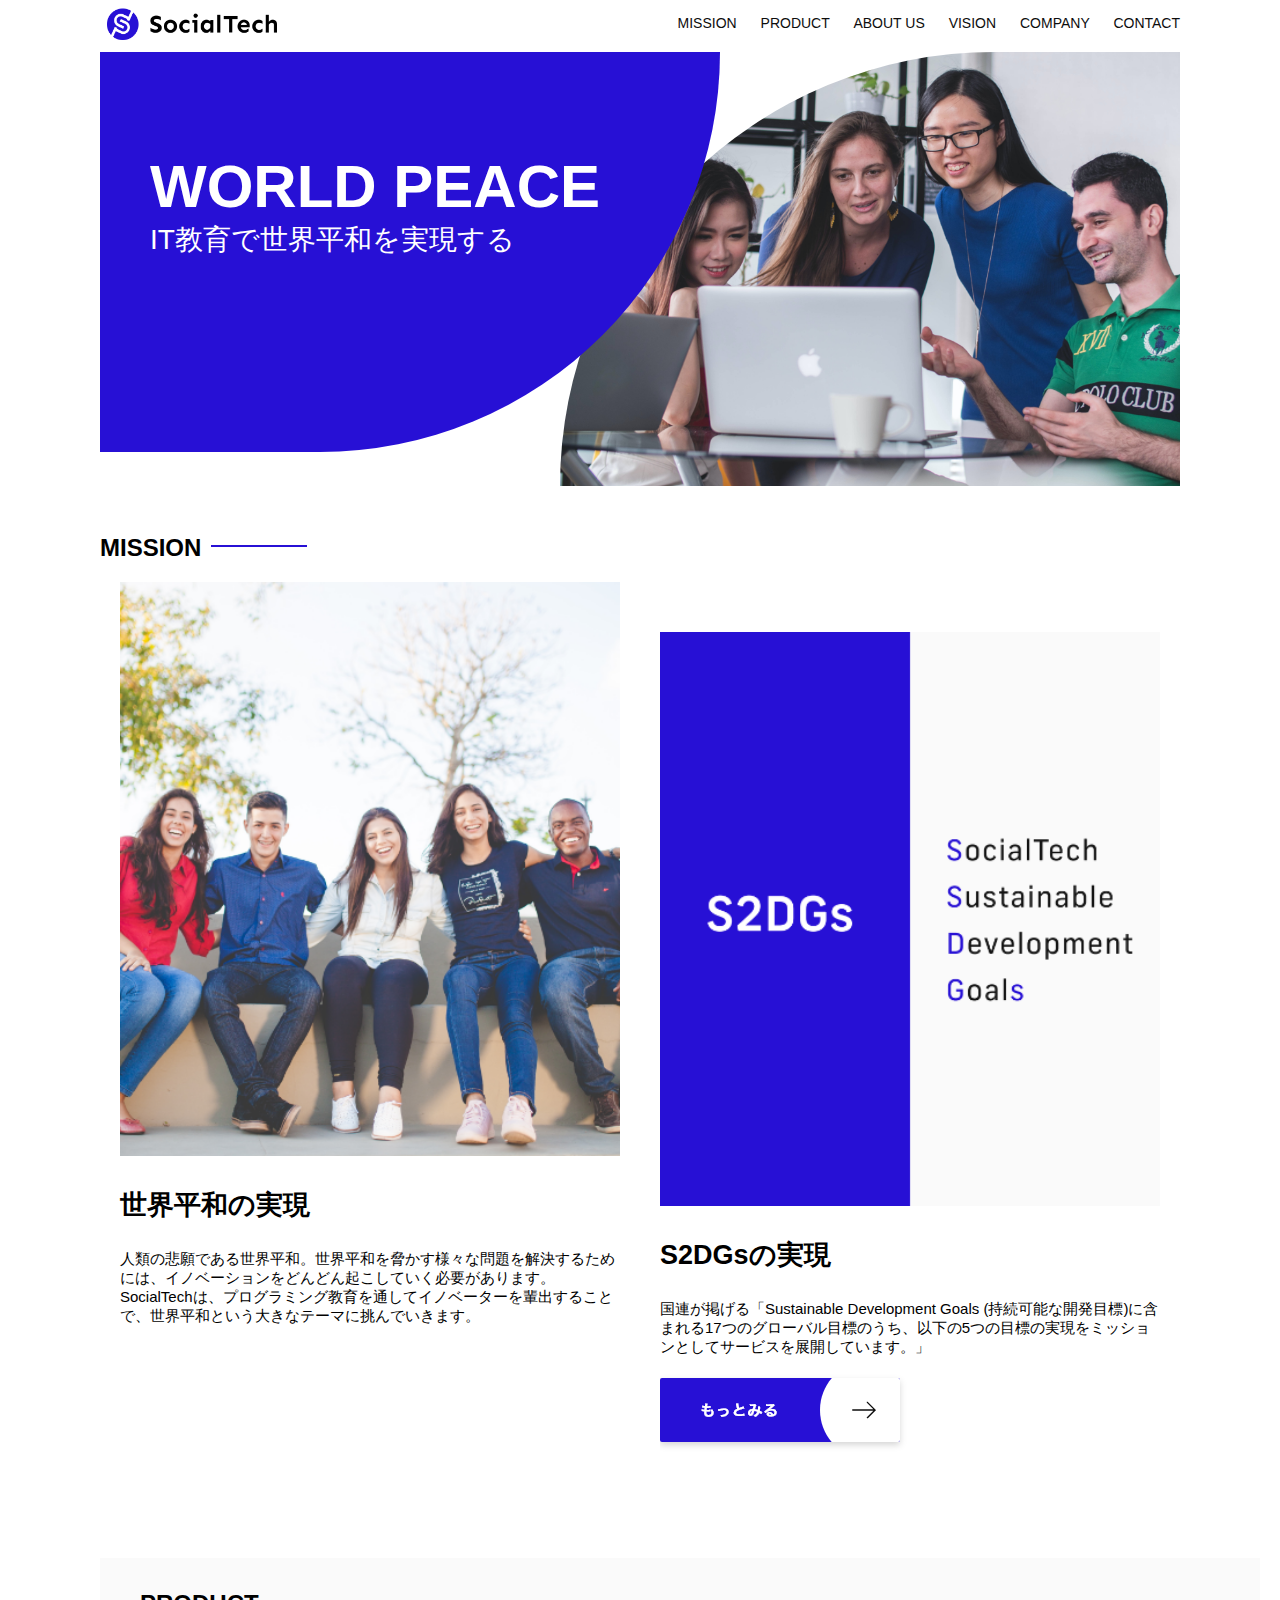
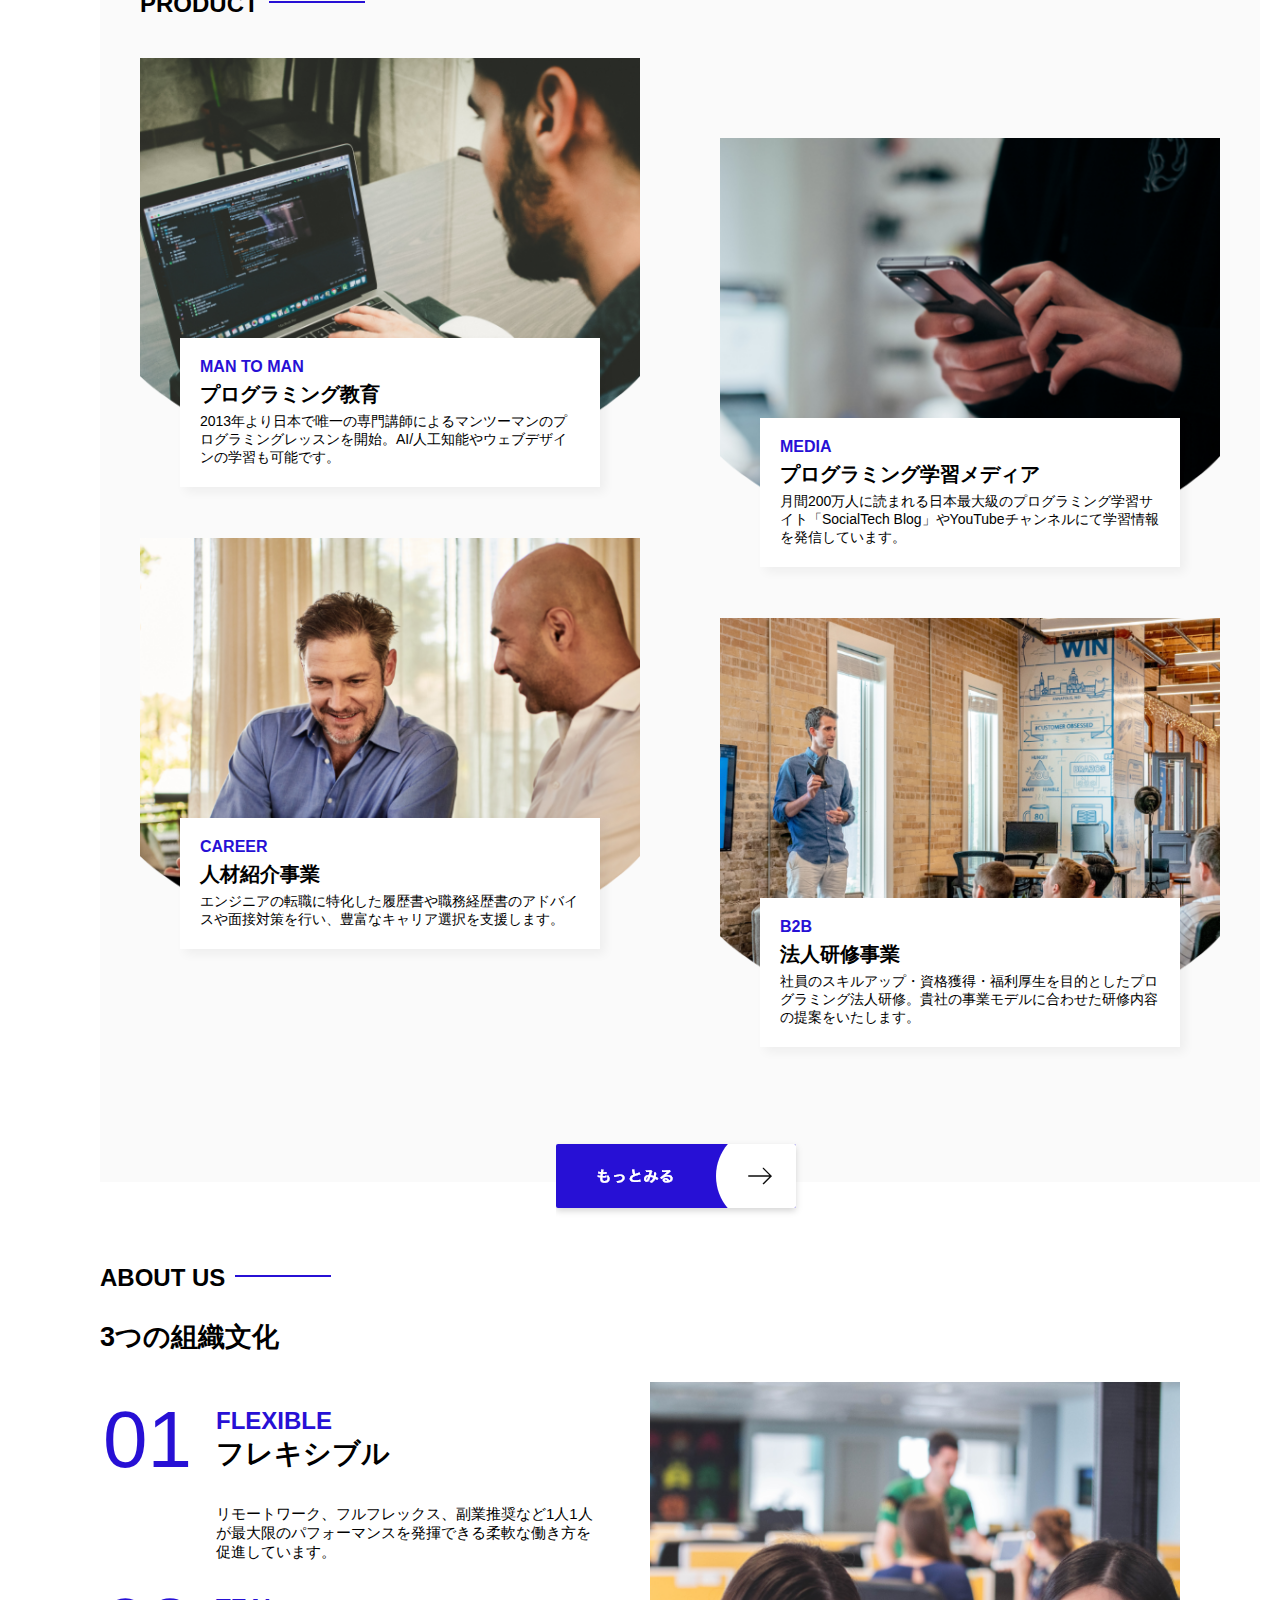
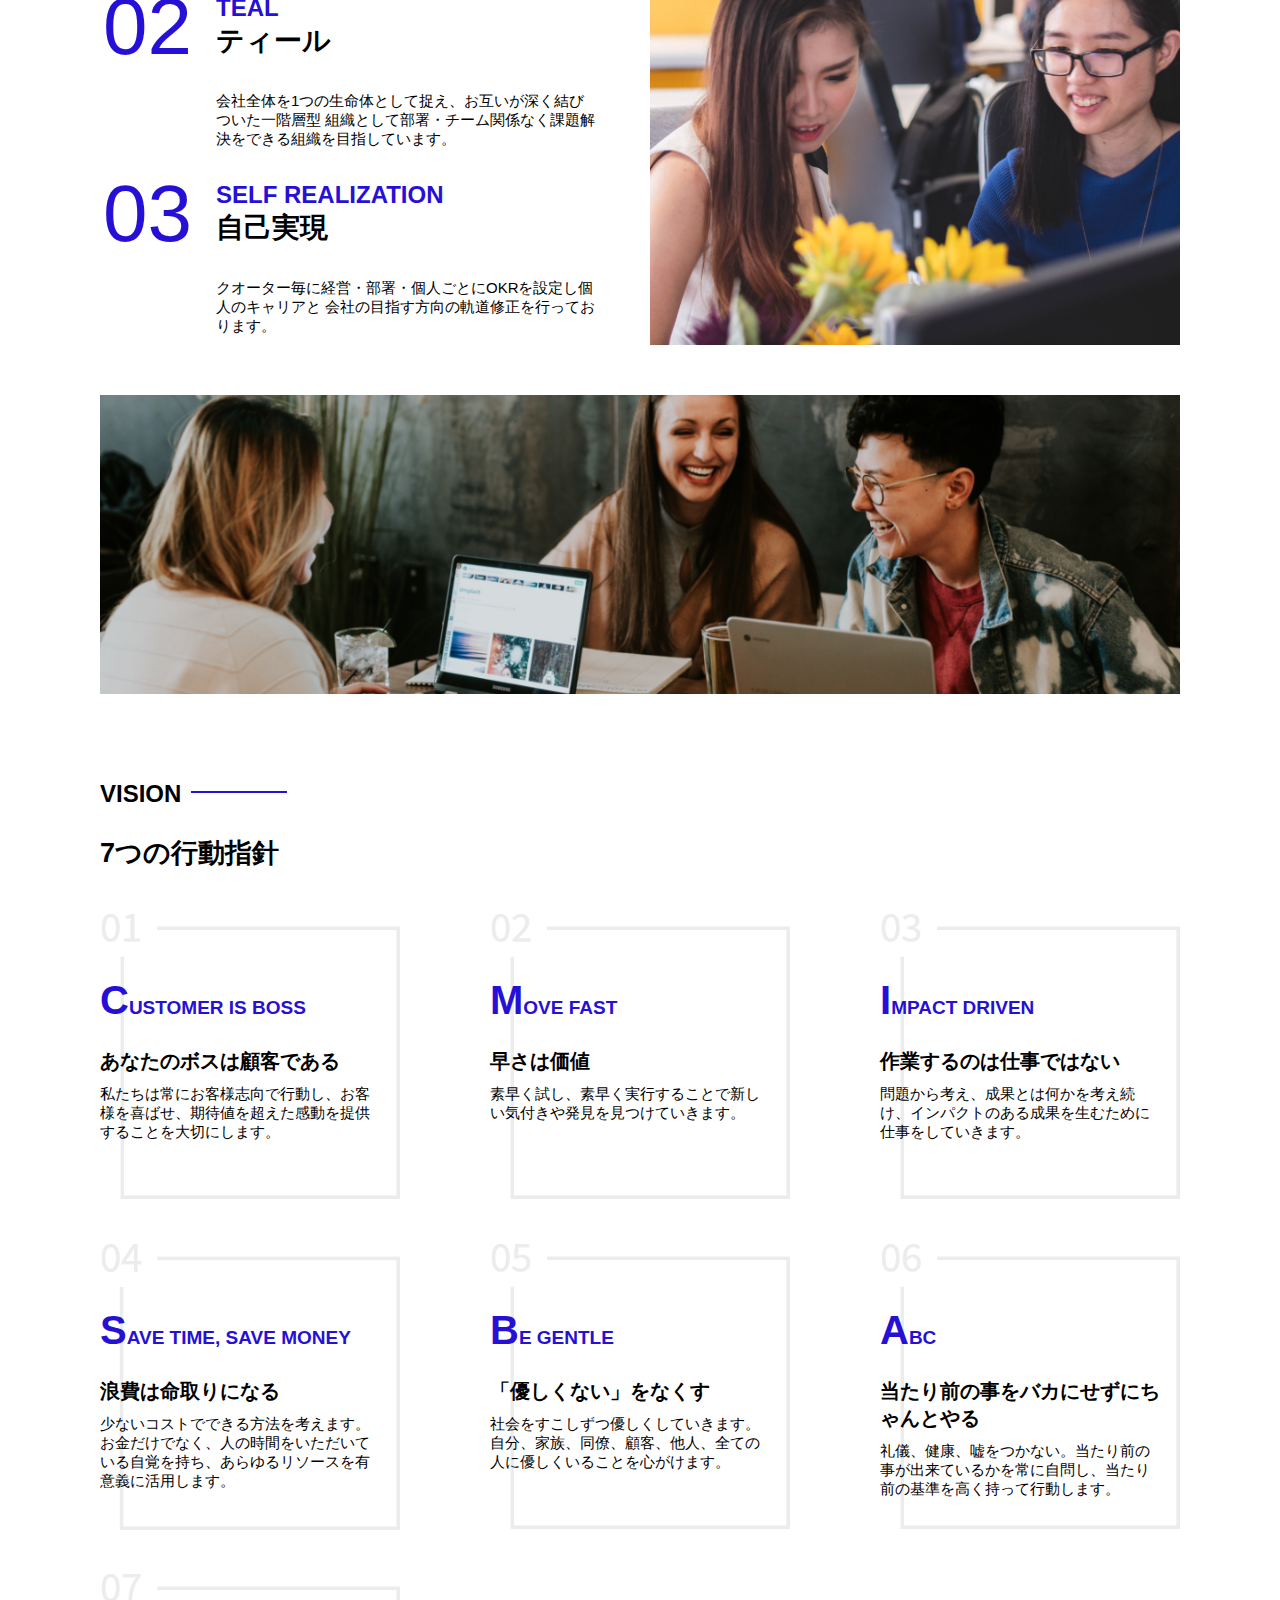
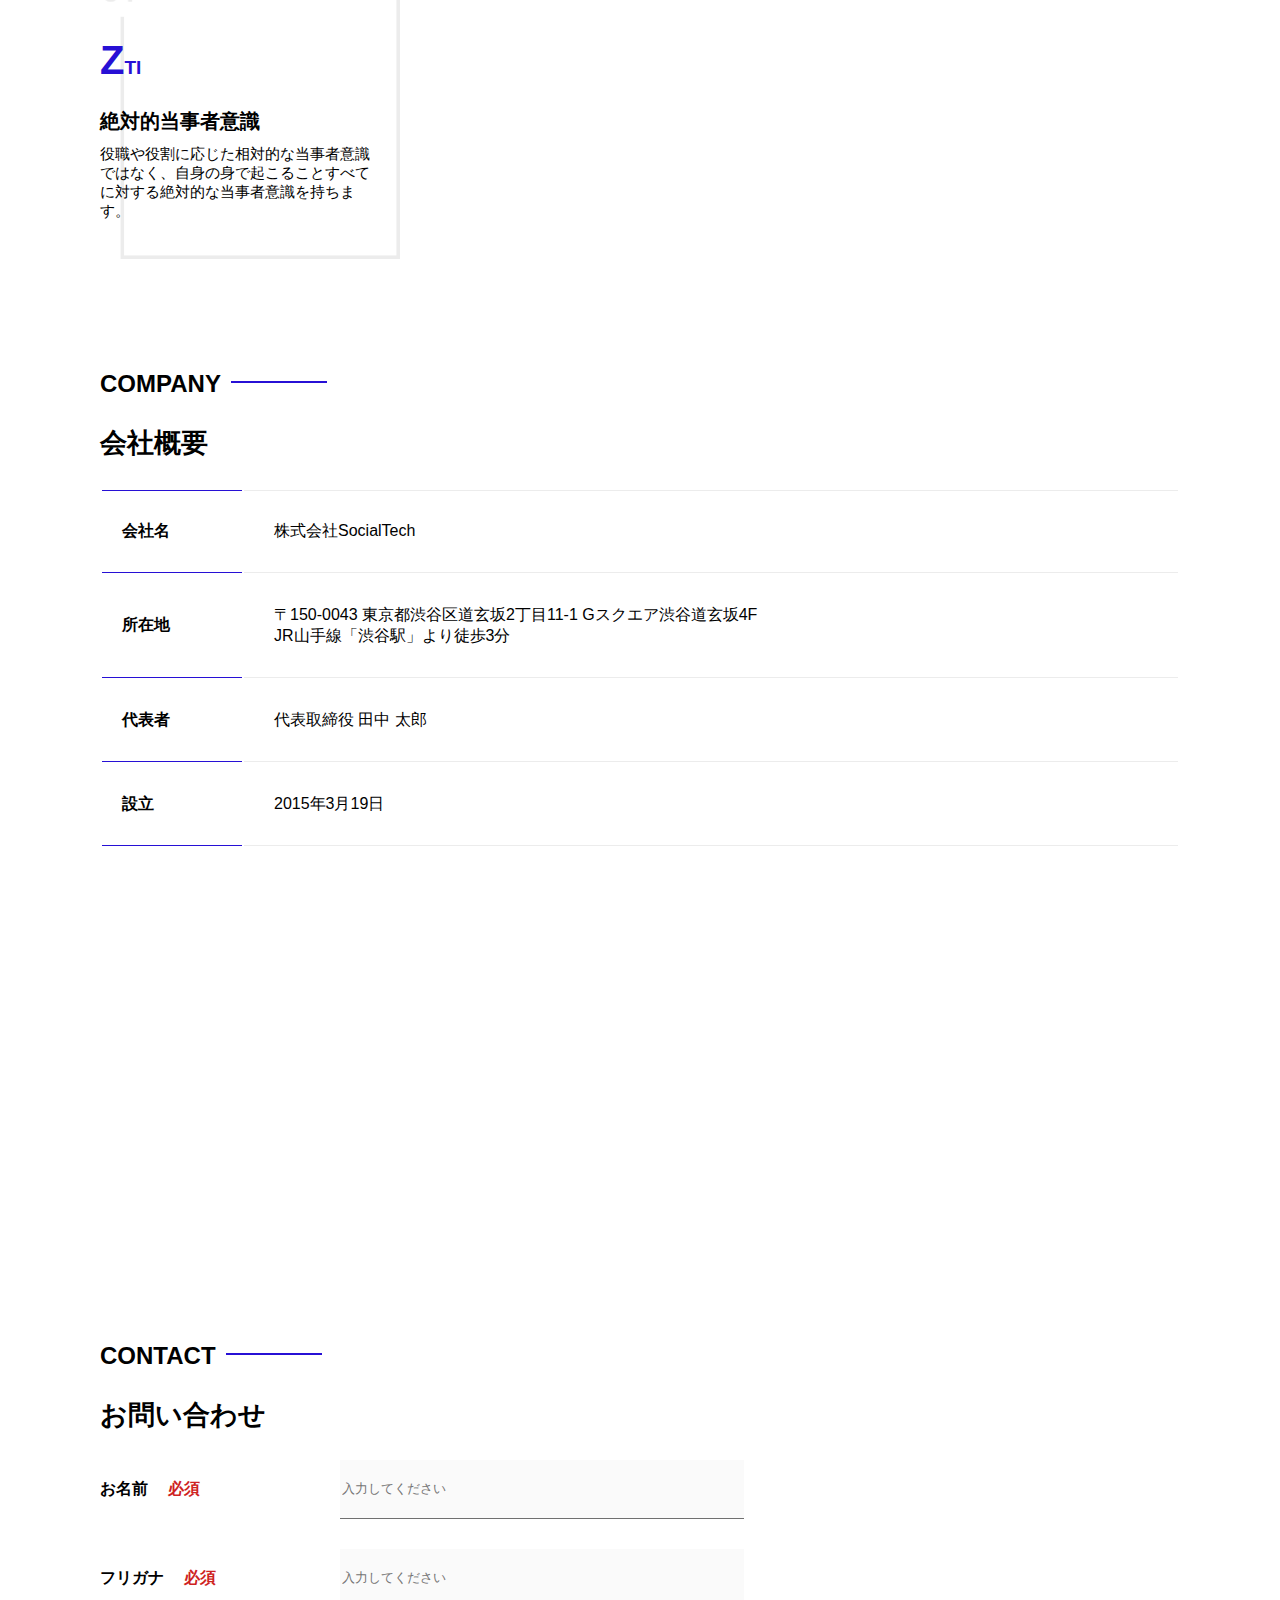
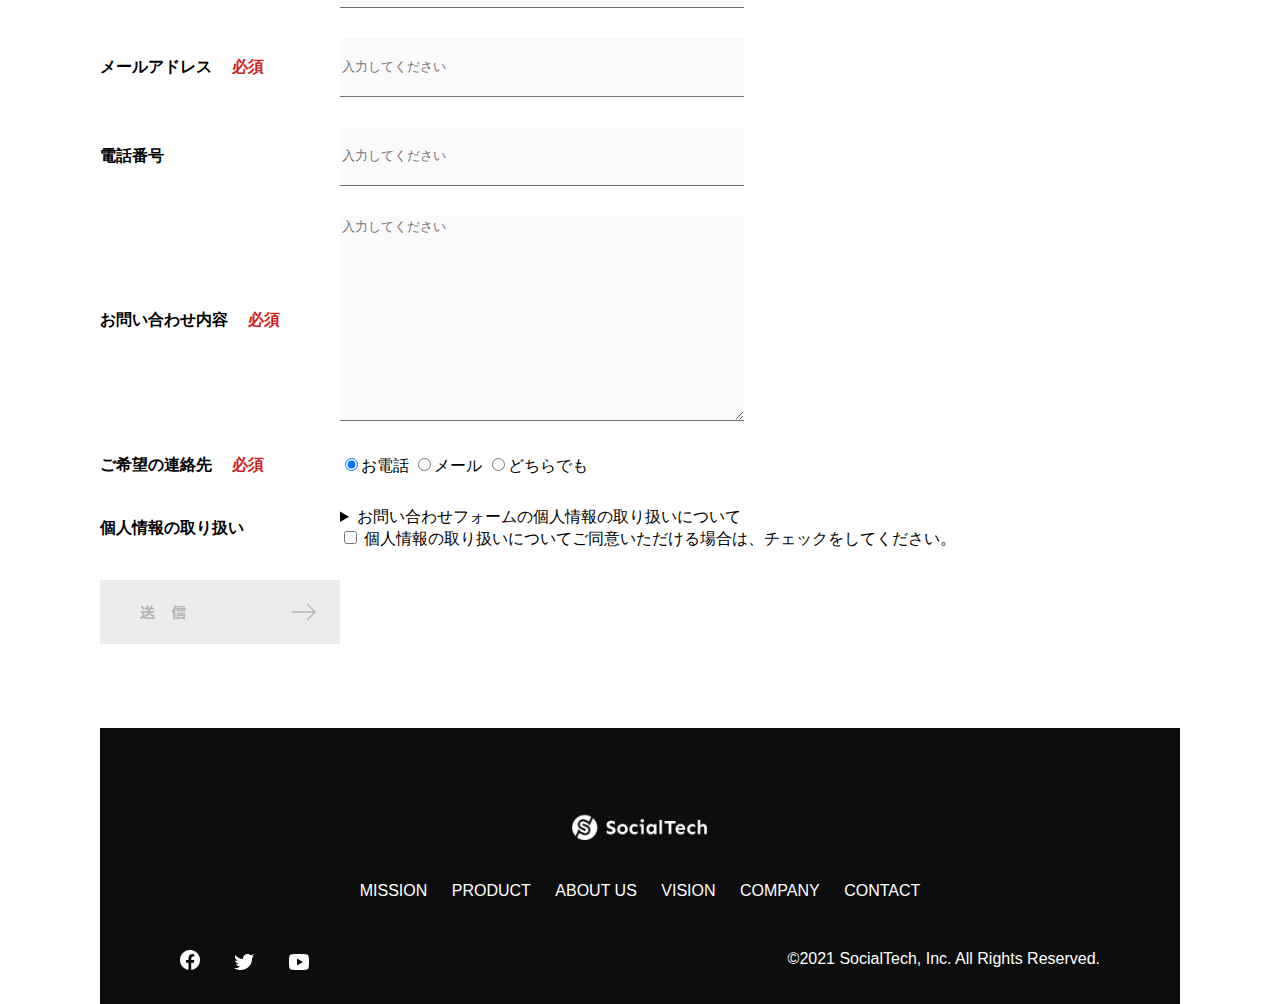
<file: index.html>
<!DOCTYPE html>
<html>
  <head>
    <title>SocialTech</title>
    <meta charset="UTF-8">
    <meta name="description" content="SocialTechはEdTech業界のリーディングカンパニーを目指します。">
    <meta name="viewport" content="width=device, initial-scale=1.0">
    <link rel="stylesheet" href="style.css">
  </head>

  <body>
    <header>
      <!--ロゴ-->
      <a href="index.html" id="logo"><img src="images/logo.png" alt="トップページに戻る"></a>

      <!--PC用ナビゲーション-->
      <nav id="nav-pc">
        <a href="mission.html">MISSION</a>
        <a href="product.html">PRODUCT</a>
        <a href="index.html#abouts">ABOUT US</a>
        <a href="index.html#vision">VISION</a>
        <a href="index.html#company">COMPANY</a>
        <a href="index.html#contact">CONTACT</a>
      </nav>
       <!-- スマホ用メニューボタン -->
     <img id="menu-sp" src="images/button-menu.png" alt="ナビゲーションを開く" onclick="document.getElementById('nav-sp').style.display = 'block'">

      <nav id="nav-sp">
       <img id="close" src="images/button-close.png" alt="ナビゲーションを閉じる" onclick="document.getElementById('nav-sp').style.display = 'none'">
       <a id="logo-sp" href="index.html" onclick="document.getElementById('nav-sp').style.display = 'none'"><img
           src="images/logo-sp.png" alt="トップページに戻る"></a>
       <a class="menu" href="mission.html" onclick="document.getElementById('nav-sp').style.display = 'none'">MISSION</a>
       <a class="menu" href="product.html" onclick="document.getElementById('nav-sp').style.display = 'none'">PRODUCT</a>
       <a class="menu" href="index.html#aboutus" onclick="document.getElementById('nav-sp').style.display = 'none'">ABOUT
         US</a>
       <a class="menu" href="index.html#vision"
         onclick="document.getElementById('nav-sp').style.display = 'none'">VISION</a>
       <a class="menu" href="index.html#company"
         onclick="document.getElementById('nav-sp').style.display = 'none'">COMPANY</a>
       <a class="menu" href="index.html#contact"
         onclick="document.getElementById('nav-sp').style.display = 'none'">CONTACT</a>
       <div id="sns">
         <a href="https://www.facebook.com/sejuku2013"><img src="images/button-facebook.png" alt="Facebookのリンク"></a>
         <a href="https://twitter.com/samuraijuku"><img src="images/button-twitter.png" alt="Twitterのリンク"></a>
         <a href="https://www.youtube.com/channel/UCCFOQO5aDK0xXam4cUQXT8g"><img src="images/button-youtube.png" alt="YouTubeのリンク"></a>
       </div>
     </nav>
    </header>
    <main>
      <article>
        <!--メインビジュアル-->
        <section id="main-visual">
          <div id="main-message">
            <h1>WORLD PEACE</h1>
            <p>IT教育で世界平和を実現する</p>
          </div>
          <img src="images/index/index-main.png" alt="PCの周りに集まる多国籍の仲間たち">
        </section>
        <!--ミッション-->
        <section id="mission">
          <h2 class="index-h2">MISSION</h2>
          <div id="mission-flex">
            <div>
              <img id="mission-photo" src="images/index/index-mission.png" alt="屋外のベンチで写真を撮影する外国籍の仲間たち">
              <h3>世界平和の実現</h3>
              <p>人類の悲願である世界平和。世界平和を脅かす様々な問題を解決するためには、イノベーションをどんどん起こしていく必要があります。SocialTechは、プログラミング教育を通してイノベーターを輩出することで、世界平和という大きなテーマに挑んでいきます。</p>
            </div>
            <div>
              <img id="s2dgs" src="images/index/s2dgs.png" alt="S2DGs">
              <h3>S2DGsの実現</h3>
              <p>国連が掲げる「Sustainable Development Goals (持続可能な開発目標)に含まれる17つのグローバル目標のうち、以下の5つの目標の実現をミッションとしてサービスを展開しています。」</p>
              <a href="mission.html">
                <img src="images/button-more.png" alt="もっとみる">
              </a>
            </div>
          </div>
        </section>
        <!--プロダクト-->
        <section id="product">
          <h2 class="index-h2">PRODUCT</h2>
          <div>
            <div id="product-left">
              <div>
                <img class="product-photo" src="images/index/index-mantoman.png" alt="PCでコードを書く男性">
                <div class="product-explain">
                  <span>MAN TO MAN</span>
                  <h3>プログラミング教育</h3>
                  <p>2013年より日本で唯一の専門講師によるマンツーマンのプログラミングレッスンを開始。AI/人工知能やウェブデザインの学習も可能です。</p>
                </div>
              </div>
              <div>
                <img class="product-photo" src="images/index/index-career.png" alt="笑顔で話し合う男性">
                <div class="product-explain">
                  <span>CAREER</span>
                  <h3>人材紹介事業</h3>
                  <p>エンジニアの転職に特化した履歴書や職務経歴書のアドバイスや面接対策を行い、豊富なキャリア選択を支援します。</p>
                </div>
              </div>
            </div>
            <div id="product-right">
              <div>
                <img class="product-photo" src="images/index/index-media.png" alt="スマートフォンを操作する人">
                <div class="product-explain">
                  <span>MEDIA</span>
                  <h3>プログラミング学習メディア</h3>
                  <p>月間200万人に読まれる日本最大級のプログラミング学習サイト「SocialTech Blog」やYouTubeチャンネルにて学習情報を発信しています。</p>
                </div>
              </div>
              <div>
                <img class="product-photo" src="images/index/index-b2b.png" alt="講演中の男性とそれを聞く人々">
                <div class="product-explain">
                  <span>B2B</span>
                  <h3>法人研修事業</h3>
                  <p>社員のスキルアップ・資格獲得・福利厚生を目的としたプログラミング法人研修。貴社の事業モデルに合わせた研修内容の提案をいたします。</p>
                </div>
              </div>
            </div>
          </div>
          <div>
            <a id="product-more" href="product.html">
              <img src="images/button-more.png" alt="もっとみる">
            </a>
          </div>
        </section>
        <!---ABOUT US--->
        <section id="aboutus">
          <h2 class="index-h2">ABOUT US</h2>
          <h3>3つの組織文化</h3>
          <div>
            <table class="culture-table">
              <tr>
                <td>
                  <span class="culture-num">01</span>
                </td>
                <td>
                  <span class="culture-en">FLEXIBLE</span>
                  <span class="culture-jp">フレキシブル</span>
                </td>
              </tr>
              <tr>
                <td>
                  <!--空のセル-->
                </td>
                <td>
                  <p class="culture-description">
                    リモートワーク、フルフレックス、副業推奨など1人1人が最大限のパフォーマンスを発揮できる柔軟な働き方を促進しています。
                  </p>
                </td>
              </tr>
              <tr>
                <td>
                  <span class="culture-num">02</span>
                </td>
                <td>
                  <span class="culture-en">TEAL</span>
                  <span class="culture-jp">ティール</span>
                </td>
              </tr>
              <tr>
                <td>
                  <!--空のセル-->
                </td>
                <td>
                  <p class="culture-description">
                    会社全体を1つの生命体として捉え、お互いが深く結びついた一階層型
                    組織として部署・チーム関係なく課題解決をできる組織を目指しています。
                  </p>
                </td>
              </tr>
              <tr>
                <td>
                  <span class="culture-num">03</span>
                </td>
                <td>
                  <span class="culture-en">SELF REALIZATION</span>
                  <span class="culture-jp">自己実現</span>
                </td>
              </tr>
              <tr>
                <td>
                  <!--空のセル-->
                </td>
                <td>
                  <p class="culture-description">
                    クオーター毎に経営・部署・個人ごとにOKRを設定し個人のキャリアと
                    会社の目指す方向の軌道修正を行っております。
                  </p>
                </td>
              </tr>
            </table>
            <img class="culture-img" src="images/index/index-aboutus1.png" alt="笑顔で話し合う2人の女性">
          </div>
          <img class="culture-img2" src="images/index/index-aboutus2.png" alt="笑顔で話し合う3人の男女">
        </section>
        <section id="vision">
          <h2 class="index-h2">VISION</h2>
          <h3>7つの行動指針</h3>
          <div>
            <div class="vision-box">
              <img src="images/index/vision-01.png" alt="01">
              <span>
                <h4>CUSTOMER IS BOSS</h4>
                <h5>あなたのボスは顧客である</h5>
                <p>私たちは常にお客様志向で行動し、お客様を喜ばせ、期待値を超えた感動を提供することを大切にします。</p>
              </span>
            </div>
            <div class="vision-box">
              <img src="images/index/vision-02.png" alt="02">
              <span>
                <h4>MOVE FAST</h4>
                <h5>早さは価値</h5>
                <p>素早く試し、素早く実行することで新しい気付きや発見を見つけていきます。</p>
              </span>
            </div>
            <div class="vision-box">
              <img src="images/index/vision-03.png" alt="03">
              <span>
                <h4>IMPACT DRIVEN</h4>
                <h5>作業するのは仕事ではない</h5>
                <p>問題から考え、成果とは何かを考え続け、インパクトのある成果を生むために仕事をしていきます。</p>
              </span>
            </div>
            <div class="vision-box">
              <img src="images/index//vision-04.png" alt="04">
              <span>
                <h4>SAVE TIME, SAVE MONEY</h4>
                <h5>浪費は命取りになる</h5>
                <p>少ないコストでできる方法を考えます。お金だけでなく、人の時間をいただいている自覚を持ち、あらゆるリソースを有意義に活用します。</p>
              </span>
            </div>
            <div class="vision-box">
              <img src="images/index/vision-05.png" alt="05">
              <span>
                <h4>BE GENTLE</h4>
                <h5>「優しくない」をなくす</h5>
                <p>社会をすこしずつ優しくしていきます。自分、家族、同僚、顧客、他人、全ての人に優しくいることを心がけます。</p>
              </span>
            </div>
            <div class="vision-box">
              <img src="images/index/vision-06.png" alt="06">
              <span>
                <h4>ABC</h4>
                <h5>当たり前の事をバカにせずにちゃんとやる</h5>
                <p>礼儀、健康、嘘をつかない。当たり前の事が出来ているかを常に自問し、当たり前の基準を高く持って行動します。</p>
              </span>
            </div>
            <div class="vision-box">
              <img src="images/index/vision-07.png" alt="07">
              <span>
                <h4>ZTI</h4>
                <h5>絶対的当事者意識</h5>
                <p>役職や役割に応じた相対的な当事者意識ではなく、自身の身で起こることすべてに対する絶対的な当事者意識を持ちます。</p>
              </span>
            </div>
          </div>
        </section>
        <!-- CONPANY-->
        <section id="company">
          <h2 class="index-h2">COMPANY</h2>
          <h3>会社概要</h3>
          <table id="company-table">
            <tr>
              <th class="tableheader-first">会社名</th>
              <td class="cell-first">株式会社SocialTech</td>
            </tr>
            <tr>
              <th class="tableheader">所在地</th>
              <td class="cell">〒150-0043 東京都渋谷区道玄坂2丁目11-1 Gスクエア渋谷道玄坂4F<br>JR山手線「渋谷駅」より徒歩3分</td>
            </tr>
            <tr>
              <th class="tableheader">代表者</th>
              <td class="cell">代表取締役 田中 太郎</td>
            </tr>
            <tr>
              <th class="tableheader">設立</th>
              <td class="cell">2015年3月19日</td>
            </tr>
          </table>
          <iframe
           src="https://www.google.com/maps/embed?pb=!1m18!1m12!1m3!1d3241.7759544892483!2d139.69399665123464!3d35.65789123876098!2m3!1f0!2f0!3f0!3m2!1i1024!2i768!4f13.1!3m3!1m2!1s0x60188caa0042e8d1%3A0xba130bea826a7aa2!2z44CSMTUwLTAwNDMg5p2x5Lqs6YO95riL6LC35Yy66YGT546E5Z2C77yS5LiB55uu77yR77yR4oiS77yR!5e0!3m2!1sja!2sjp!4v1636872991912!5m2!1sja!2sjp"
           style="border:0;" allowfullscreen="" loading="lazy">
         </iframe>
        </section>
         <!-- お問い合わせフォーム -->
       <section id="contact">
        <h2 class="index-h2">CONTACT</h2>
        <h3>お問い合わせ</h3>
        <form action="https://api.staticforms.xyz/submit" method="post">
          <input type="text" name="honeypot" style="display:none">
          <!-- STATIC FORMSのアクセスキー -->
          <input type="hidden" name="accessKey" value="129642b4-4139-4247-a9d9-a49b6a1df679">
          <!--メールのタイトル-->
          <input type="hidden" name="subject" value="お問い合わせフォーム" />
          <!--送信先のメールアドレスをvalueに設定する-->
          <input type="hidden" name="replyTo" value="greeeen081112@gmail.com">
          <!--redirectToのURLは公開後のURLへリンクする-->
          <input type="hidden" name="redirectTo" value="">
        
          <div>
            <div class="contact-heading">
              <label class="contact-label">お名前<span class="contact-span">必須</span></label>
            </div>
            <div class="contact-form">
              <input type="text" name="name" placeholder="入力してください" class="contact-textbox">
            </div>
          </div>
          <div>
            <div class="contact-heading">
              <label class="contact-label">フリガナ<span class="contact-span">必須</span></label>
            </div>
            <div>
              <input type="text" name="hurigana" placeholder="入力してください" class="contact-textbox">
            </div>
          </div>
          <div>
            <div class="contact-heading">
              <label class="contact-label">メールアドレス<span class="contact-span">必須</span></label>
            </div>
            <div>
              <input type="text" name="email" placeholder="入力してください" class="contact-textbox">
            </div>
          </div>
          <div>
            <div class="contact-heading">
              <label class="contact-label">電話番号</label>
            </div>
            <div>
              <input type="text" name="tel" placeholder="入力してください" class="contact-textbox">
            </div>
          </div>
          <div>
            <div class="contact-heading">
              <label class="contact-label">お問い合わせ内容<span class="contact-span">必須</span></label>
            </div>
            <div>
              <textarea class="contact-textarea" placeholder="入力してください" name="message"></textarea>
            </div>
          </div>
          <div>
            <div class="contact-heading">
              <label class="contact-label">ご希望の連絡先<span class="contact-span">必須</span></label>
            </div>
            <div>
              <input class="radiobutton" type="radio" value="tel" name="contact" checked><label>お電話</label>
              <input class="radiobutton" type="radio" value="mail" name="contact"><label>メール</label>
              <input class="radiobutton" type="radio" value="both" name="contact"><label>どちらでも</label>
            </div>
          </div>
          <div>
            <div class="contact-heading">
              <label class="contact-label">個人情報の取り扱い</label>
            </div>
            <div>
              <details>
                <summary>お問い合わせフォームの個人情報の取り扱いについて</summary>
                <div>
                  <span>１．組織の名称又は氏名</span><br>
                  株式会社SocialTech<br><br>
                  <span>２．個人情報保護管理者（若しくはその代理人）の氏名又は職名、所属及び連絡先
                    鈴木 一郎 コーポレート部</span><br>
                  メールアドレス：support@socialtech.net<br>
                  TEL：03-xxxx-xxxx<br>
                  <span>３．個人情報の利用目的</span><br>
                  ・本サービス及び本サービスに関連する情報の提供又はそれらに関する連絡のため<br>
                  ・ユーザーの本人確認のため<br>
                  ・当社サービスのご案内のため<br>
                  ・当社の商品等の広告または宣伝（電子メールによるものを含むものとします。）<br><br>
                  <span>４．個人情報の取り扱い業務の委託</span><br>
                  個人情報の取扱業務の全部または一部を外部に業務委託する場合があります。<br>
                  その際、弊社は、個人情報を適切に保護できる管理体制を敷き実行していることを条件として<br>
                  委託先を厳選したうえで、機密保持契約を委託先と締結し、お客様の個人情報を厳密に管理させます。<br><br>
                  <span>５．個人情報の開示等の請求</span><br>
                  お客様は、弊社に対してご自身の個人情報の開示等（利用目的の通知、開示、内容の訂正・追加・削除、利用の停止または消去、第三者への提供の停止）に関して、当社問合わせ窓口に申し出ることができます。<br>
                  その際、弊社はお客様ご本人を確認させていただいたうえで、合理的な期間内に対応いたします。<br><br>
                  なお、個人情報に関する弊社問合わせ先は、次の通りです。<br><br>
                  株式会社SocialTech　個人情報問合せ窓口<br>
                  〒150-0043　東京都渋谷区道玄坂2丁目11-1 Ｇスクエア渋谷道玄坂 4F<br>
                  メールアドレス：support@socialtech.net　TEL：03-xxxx-xxxx<br><br>
                  <span>６．個人情報を提供されることの任意性について</span><br><br>
                  お客様がご自身の個人情報を弊社に提供されるか否かは、お客様のご判断によりますが、もしご提供されない場合には、適切なサービスが提供できない場合がありますので予めご了承ください。
                </div>
              </details>
              <input type="checkbox" name="agree">
              <span>個人情報の取り扱いについてご同意いただける場合は、チェックをしてください。</span>
            </div>
          </div>
          <input type="image" src="images/button-submit.png" alt="送信する">
        </form> 
      </section>
      </article>
      <footer>
        <div id="footer-logo">
          <img src="images/logo-sp.png" alt="SocialTech">
        </div>
        <div id="footer-link">
          <a href="mission.html">MISSION</a>
          <a href="product.html">PRODUCT</a>
          <a href="index.html#aboutus">ABOUT US</a>
          <a href="index.html#vision">VISION</a>
          <a href="index.html#company">COMPANY</a>
          <a href="index.html#contact">CONTACT</a>
        </div>
        <div id="sns-footer">
          <a href="https://www.facebook.com/sejuku2013"><img src="images/button-facebook.png" alt="Facebookのリンク"></a>
          <a href="https://twitter.com/samuraijuku"><img src="images/button-twitter.png" alt="Twitterのリンク"></a>
          <a href="https://www.youtube.com/channel/UCCFOQO5aDK0xXam4cUQXT8g"><img src="images/button-youtube.png" alt="YouTubeのリンク"></a>
          <span id="copyright">&copy;2021 SocialTech, Inc. All Rights Reserved. </span>
        </div>
      </footer>
    </main>
  </body>
</html>
</file>
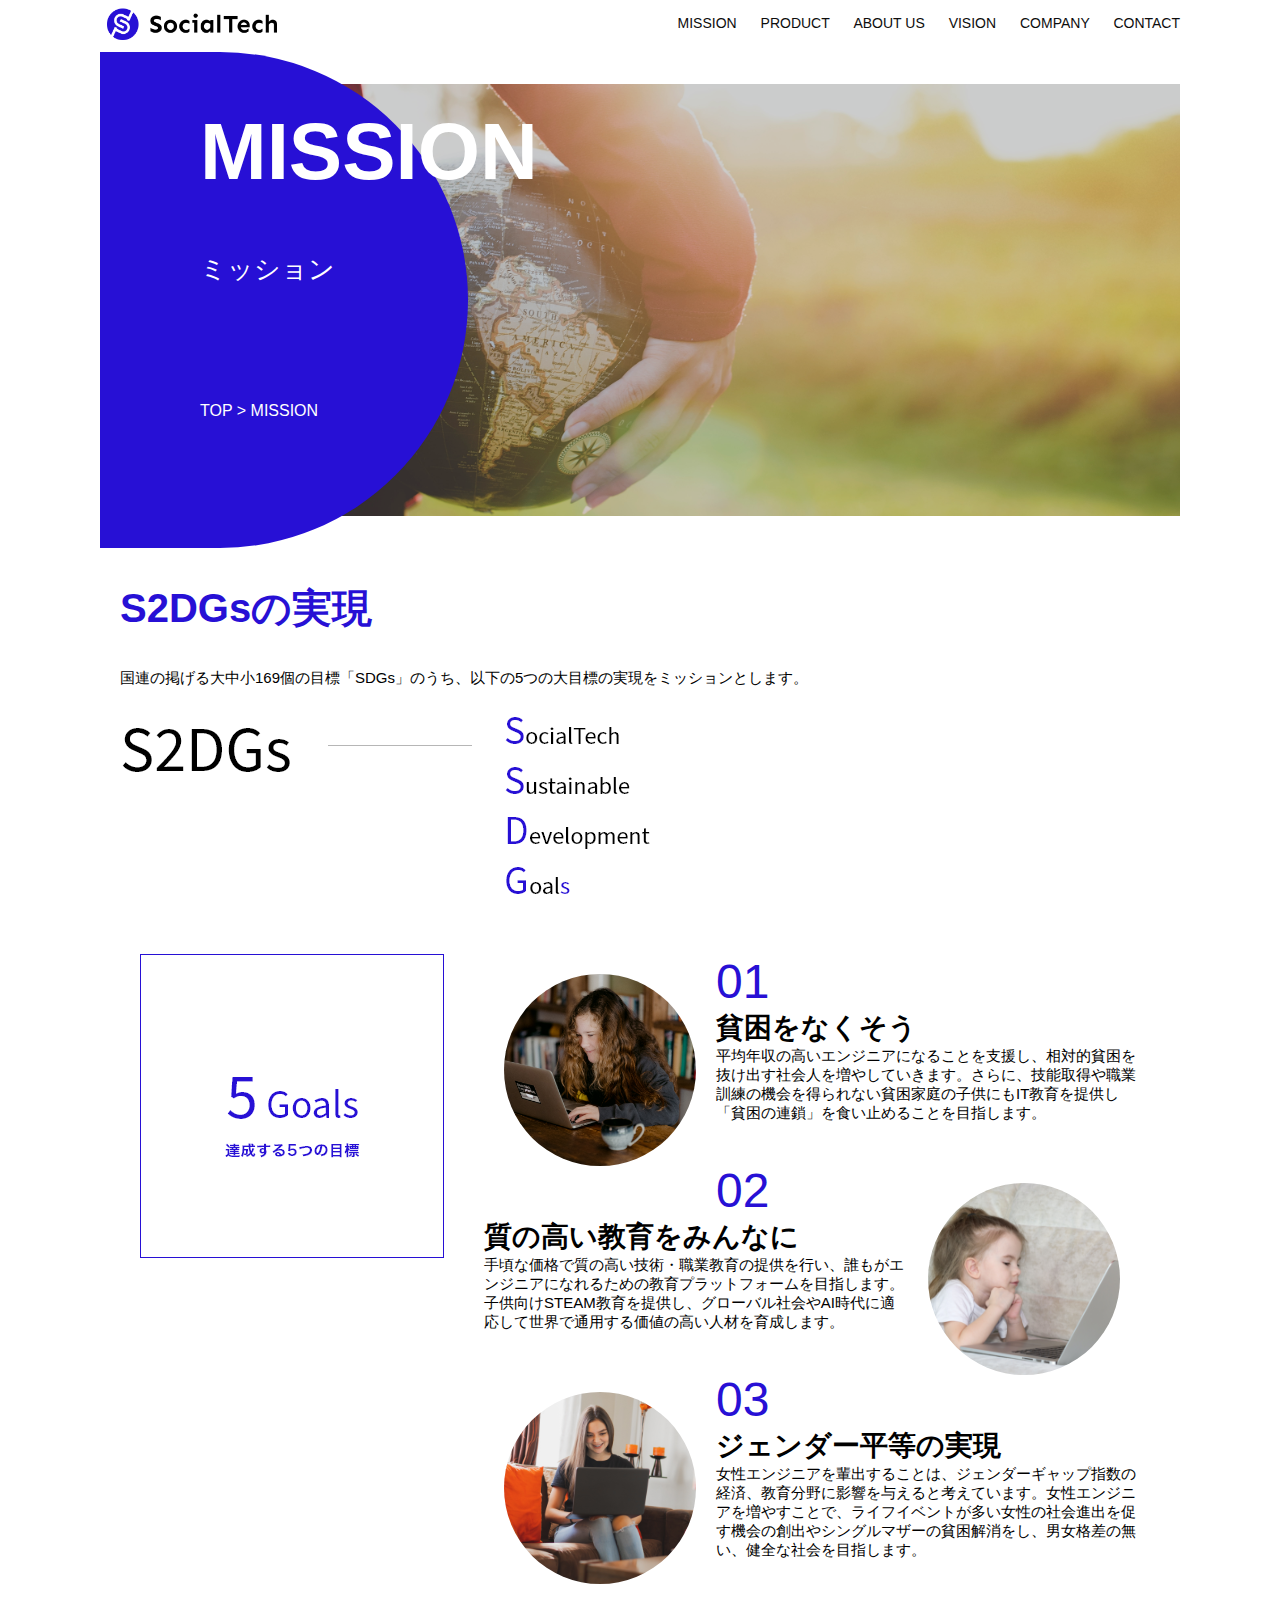
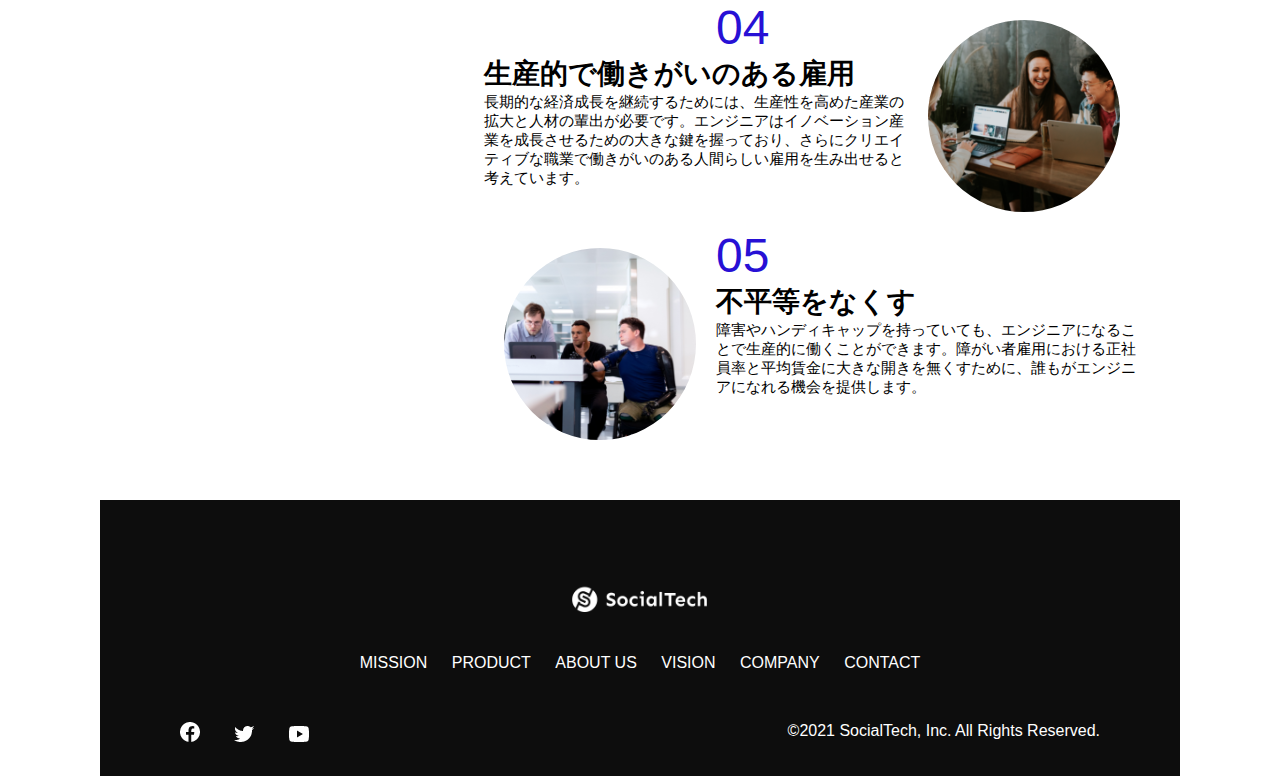
<file: mission.html>
<!DOCTYPE html>
<html>
  <head>
    <title>SocialTech - MISSION ミッション -</title>
    <meta charset="UTF-8">
    <meta name="description" content="SocialTechが目指す5つの目標（S2DGs）を紹介します">
    <meta name="viewport" content="width=device-width, initial-scale=1.0">
    <link rel="stylesheet" href="style.css">
  </head>

  <body>
    <!-- ヘッダー -->
    <header>
      <!-- ロゴ -->
      <a href="index.html" id="logo"><img src="images/logo.png" alt="トップページに戻る"></a>
  
      <!-- PC用ナビゲーション -->
      <nav id="nav-pc">
        <a href="mission.html">MISSION</a>
        <a href="product.html">PRODUCT</a>
        <a href="index.html#aboutus">ABOUT US</a>
        <a href="index.html#vision">VISION</a>
        <a href="index.html#company">COMPANY</a>
        <a href="index.html#contact">CONTACT</a>
      </nav>
  
      <!-- スマホ用メニューボタン -->
      <img id="menu-sp" src="images/button-menu.png" alt="ナビゲーションを開く" onclick="document.getElementById('nav-sp').style.display = 'block'">
  
      <!-- スマホ用ナビゲーション -->
      <nav id="nav-sp">
        <img id="close" src="images/button-close.png" alt="ナビゲーションを閉じる" onclick="document.getElementById('nav-sp').style.display = 'none'">
        <a id="logo-sp" href="index.html" onclick="document.getElementById('nav-sp').style.display = 'none'"><img
            src="images/logo-sp.png" alt="トップページに戻る"></a>
        <a class="menu" href="mission.html" onclick="document.getElementById('nav-sp').style.display = 'none'">MISSION</a>
        <a class="menu" href="product.html" onclick="document.getElementById('nav-sp').style.display = 'none'">PRODUCT</a>
        <a class="menu" href="index.html#aboutus" onclick="document.getElementById('nav-sp').style.display = 'none'">ABOUT
          US</a>
        <a class="menu" href="index.html#vision"
          onclick="document.getElementById('nav-sp').style.display = 'none'">VISION</a>
        <a class="menu" href="index.html#company"
          onclick="document.getElementById('nav-sp').style.display = 'none'">COMPANY</a>
        <a class="menu" href="index.html#contact"
          onclick="document.getElementById('nav-sp').style.display = 'none'">CONTACT</a>
        <div id="sns">
          <a href="https://www.facebook.com/sejuku2013"><img src="images/button-facebook.png" alt="Facebookのリンク"></a>
          <a href="https://twitter.com/samuraijuku"><img src="images/button-twitter.png" alt="Twitterのリンク"></a>
          <a href="https://www.youtube.com/channel/UCCFOQO5aDK0xXam4cUQXT8g"><img src="images/button-youtube.png" alt="YouTubeのリンク"></a>
        </div>
      </nav>
    </header>
    <main>
      <article>
        <section id="mission-main">
          <div id="mission-title">
            <h1>MISSION</h1>
            <span>ミッション</span>
            <div>TOP > MISSION</div>
          </div>
        </section>
        <section id="mission-s2dgs">
          <h2 class="mission-h2">S2DGsの実現</h2>
          <p>国連の掲げる大中小169個の目標「SDGs」のうち、以下の5つの大目標の実現をミッションとします。</p>
          <img src="images/mission/mission-s2dgs.png" alt="S2DGs">
        </section>
        <section id="mission-5goals">
          <div>
            <img id="s2dgs-image" src="images/mission/mission-5goals.png" alt="5Goals">
          </div>
          <div>
            <div>
              <img class="fivegoals-image-left" src="images/mission/mission-5goals01.png" alt="PCを操作する女の子">
              <span class="fivegoals-number">01</span>
              <h3 class="fivegoals-h3">貧困をなくそう</h3>
              <p class="fivegoals-p">
                平均年収の高いエンジニアになることを支援し、相対的貧困を抜け出す社会人を増やしていきます。さらに、技能取得や職業訓練の機会を得られない貧困家庭の子供にもIT教育を提供し「貧困の連鎖」を食い止めることを目指します。
              </p>
            </div>
    
            <div>
              <img class="fivegoals-image-right" src="images/mission/mission-5goals02.png" alt="PCを見つめる小さい女の子">
              <span class="fivegoals-number">02</span>
              <h3 class="fivegoals-h3">質の高い教育をみんなに</h3>
              <p class="fivegoals-p">
                手頃な価格で質の高い技術・職業教育の提供を行い、誰もがエンジニアになれるための教育プラットフォームを目指します。子供向けSTEAM教育を提供し、グローバル社会やAI時代に適応して世界で通用する価値の高い人材を育成します。
              </p>
            </div>
    
            <div>
              <img class="fivegoals-image-left" src="images/mission/mission-5goals03.png" alt="PCを操作する女性">
              <span class="fivegoals-number">03</span>
              <h3 class="fivegoals-h3">ジェンダー平等の実現</h3>
              <p class="fivegoals-p">
                女性エンジニアを輩出することは、ジェンダーギャップ指数の経済、教育分野に影響を与えると考えています。女性エンジニアを増やすことで、ライフイベントが多い女性の社会進出を促す機会の創出やシングルマザーの貧困解消をし、男女格差の無い、健全な社会を目指します。
              </p>
            </div>
    
            <div>
              <img class="fivegoals-image-right" src="images/mission/mission-5goals04.png" alt="笑顔で話し合う3人の男女">
              <span class="fivegoals-number">04</span>
              <h3 class="fivegoals-h3">生産的で働きがいのある雇用</h3>
              <p class="fivegoals-p">
                長期的な経済成長を継続するためには、生産性を高めた産業の拡大と人材の輩出が必要です。エンジニアはイノベーション産業を成長させるための大きな鍵を握っており、さらにクリエイティブな職業で働きがいのある人間らしい雇用を生み出せると考えています。
              </p>
            </div>
    
            <div>
              <img class="fivegoals-image-left" src="images/mission/mission-5goals05.png" alt="障害を持つ男性が生き生きと働く様子">
              <span class="fivegoals-number">05</span>
              <h3 class="fivegoals-h3">不平等をなくす</h3>
              <p class="fivegoals-p">
                障害やハンディキャップを持っていても、エンジニアになることで生産的に働くことができます。障がい者雇用における正社員率と平均賃金に大きな開きを無くすために、誰もがエンジニアになれる機会を提供します。
              </p>
            </div>
          </div>
        </section>
      </article>
      <footer>
        <div id="footer-logo">
          <img src="images/logo-sp.png" alt="SocialTech">
        </div>
        <div id="footer-link">
          <a href="mission.html">MISSION</a>
          <a href="product.html">PRODUCT</a>
          <a href="index.html#aboutus">ABOUT US</a>
          <a href="index.html#vision">VISION</a>
          <a href="index.html#company">COMPANY</a>
          <a href="index.html#contact">CONTACT</a>
        </div>
        <div id="sns-footer">
          <a href="https://www.facebook.com/sejuku2013"><img src="images/button-facebook.png" alt="Facebookのリンク"></a>
          <a href="https://twitter.com/samuraijuku"><img src="images/button-twitter.png" alt="Twitterのリンク"></a>
          <a href="https://www.youtube.com/channel/UCCFOQO5aDK0xXam4cUQXT8g"><img src="images/button-youtube.png" alt="YouTubeのリンク"></a>
          <span id="copyright">&copy;2021 SocialTech, Inc. All Rights Reserved. </span>
        </div>
      </footer>
    </main>
  </body>
 
  </html>
</file>
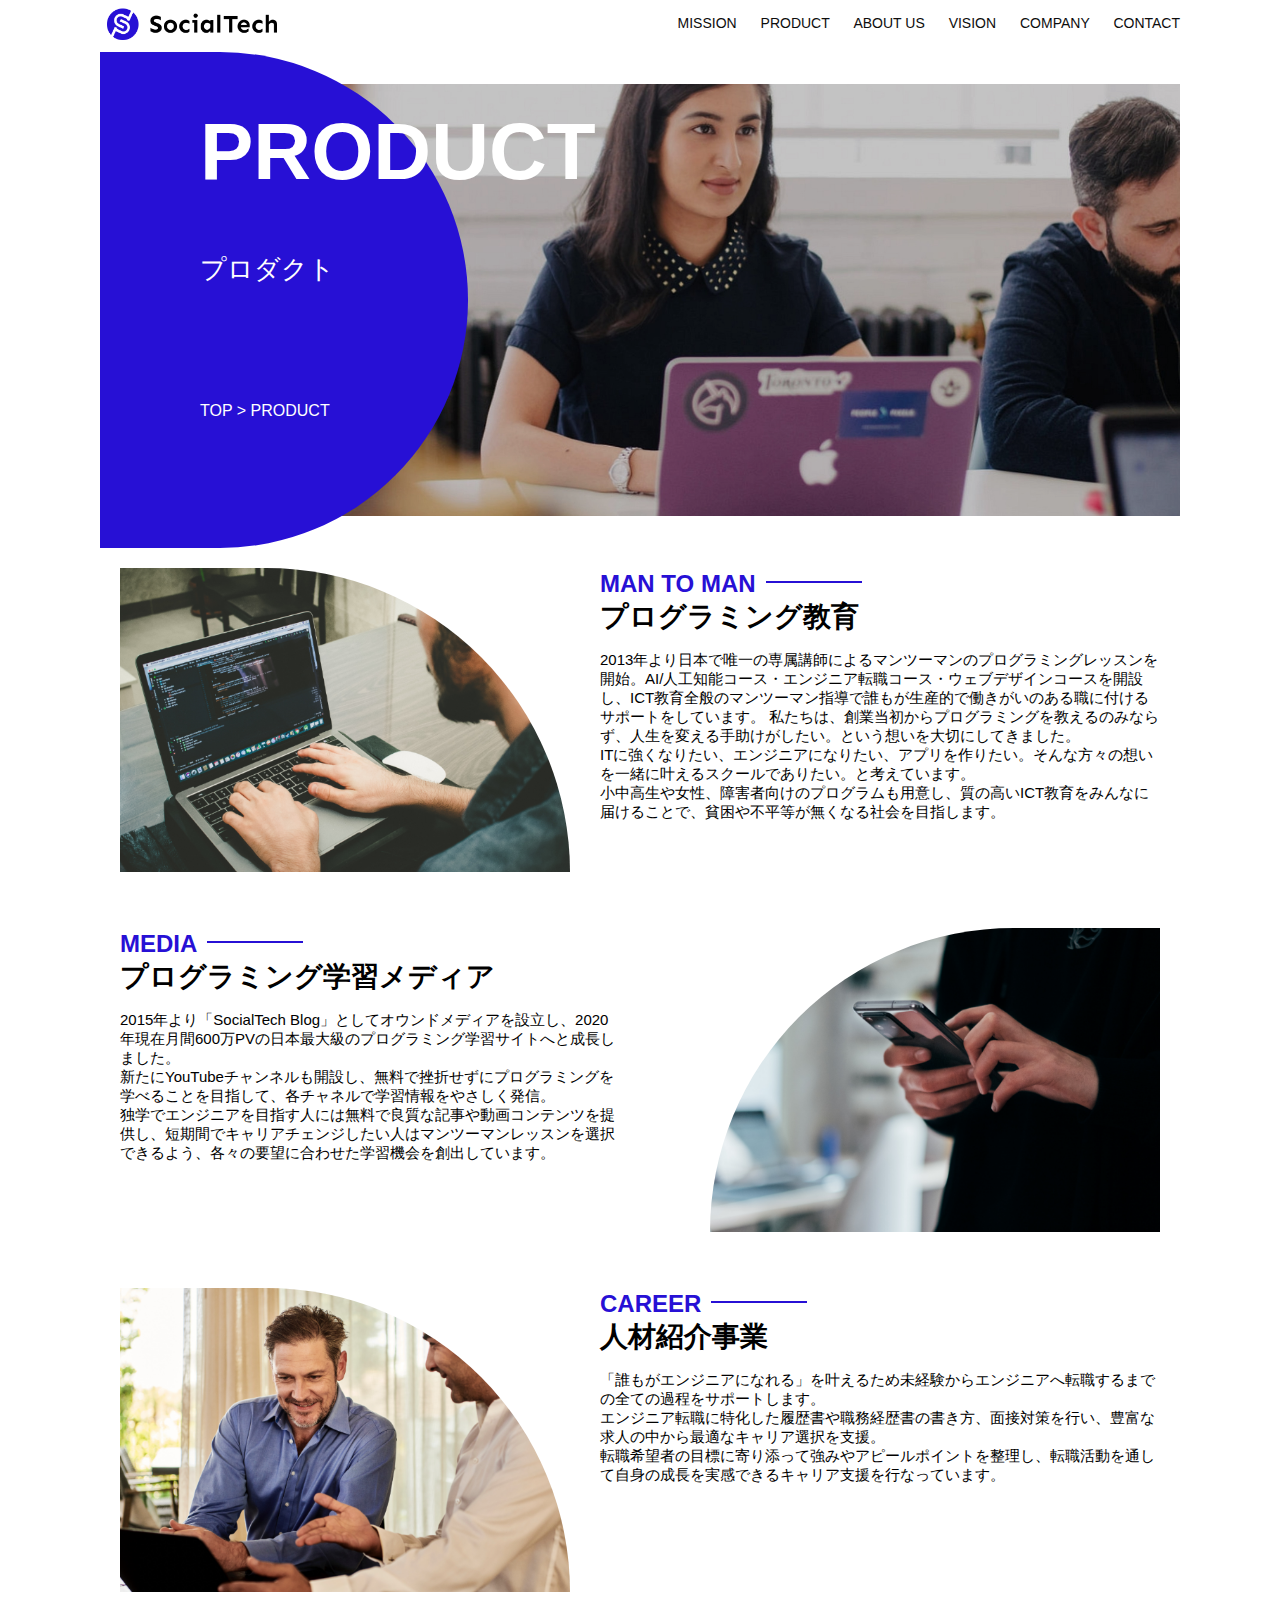
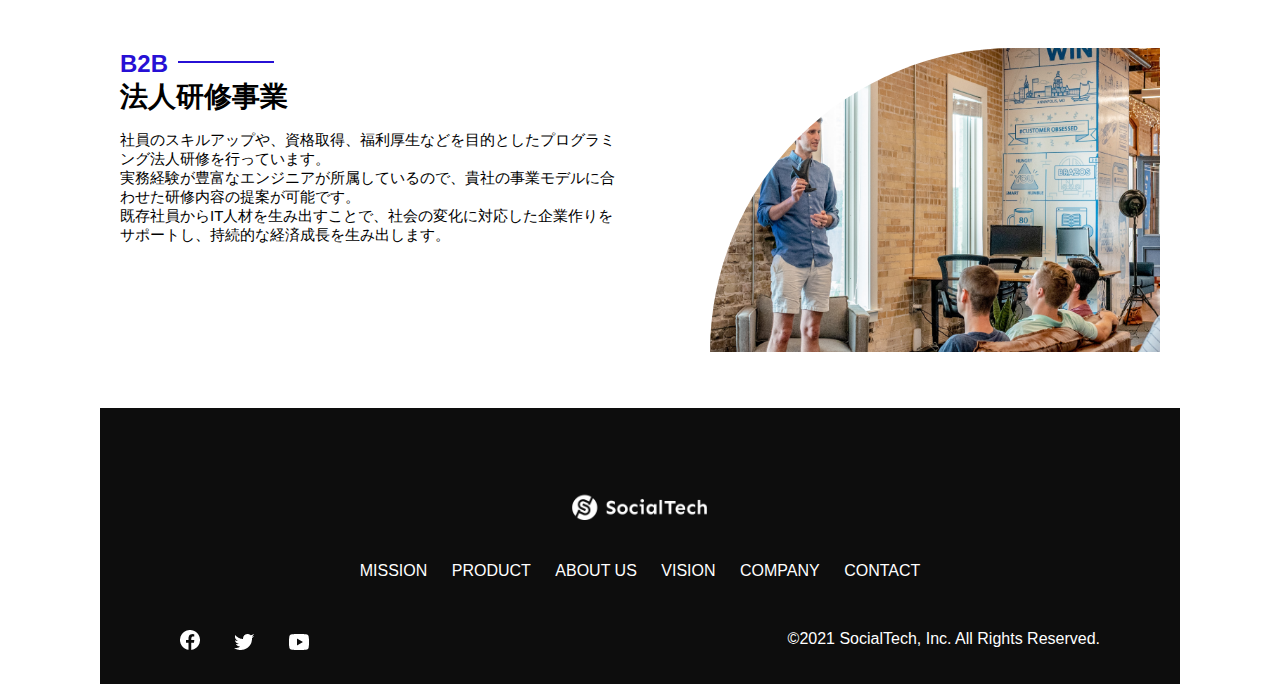
<file: product.html>
<!DOCTYPE html>
  <html>
  <head>
    <title>SocialTech -PRODUCT プロダクト-</title>
    <meta charset="UTF-8">
    <meta name="description" content="SocialTechの4つのプロダクトを紹介します">
    <meta name="viewport" content="width=device-width, initial-scale=1.0">
    <link rel="stylesheet" href="style.css">
  </head>
  
  <body>
    <!-- ヘッダー -->
    <header>
      <!-- ロゴ -->
      <a href="index.html" id="logo"><img src="images/logo.png" alt="トップページに戻る"></a>
  
      <!-- PC用ナビゲーション -->
      <nav id="nav-pc">
        <a href="mission.html">MISSION</a>
        <a href="product.html">PRODUCT</a>
        <a href="index.html#aboutus">ABOUT US</a>
        <a href="index.html#vision">VISION</a>
        <a href="index.html#company">COMPANY</a>
        <a href="index.html#contact">CONTACT</a>
      </nav>
  
      <!-- スマホ用メニューボタン -->
      <img id="menu-sp" src="images/button-menu.png" alt="ナビゲーションを開く" onclick="document.getElementById('nav-sp').style.display = 'block'">
  
      <!-- スマホ用ナビゲーション -->
      <nav id="nav-sp">
        <img id="close" src="images/button-close.png" alt="ナビゲーションを閉じる" onclick="document.getElementById('nav-sp').style.display = 'none'">
        <a id="logo-sp" href="index.html" onclick="document.getElementById('nav-sp').style.display = 'none'"><img
            src="images/logo-sp.png" alt="トップページに戻る"></a>
        <a class="menu" href="mission.html" onclick="document.getElementById('nav-sp').style.display = 'none'">MISSION</a>
        <a class="menu" href="product.html" onclick="document.getElementById('nav-sp').style.display = 'none'">PRODUCT</a>
        <a class="menu" href="index.html#aboutus" onclick="document.getElementById('nav-sp').style.display = 'none'">ABOUT
          US</a>
        <a class="menu" href="index.html#vision"
          onclick="document.getElementById('nav-sp').style.display = 'none'">VISION</a>
        <a class="menu" href="index.html#company"
          onclick="document.getElementById('nav-sp').style.display = 'none'">COMPANY</a>
        <a class="menu" href="index.html#contact"
          onclick="document.getElementById('nav-sp').style.display = 'none'">CONTACT</a>
        <div id="sns">
          <a href="https://www.facebook.com/sejuku2013"><img src="images/button-facebook.png" alt="Facebookのリンク"></a>
          <a href="https://twitter.com/samuraijuku"><img src="images/button-twitter.png" alt="Twitterのリンク"></a>
          <a href="https://www.youtube.com/channel/UCCFOQO5aDK0xXam4cUQXT8g"><img src="images/button-youtube.png" alt="YouTubeのリンク"></a>
        </div>
      </nav>
    </header>
    <main>
      <article>
        <section id="product-main">
          <div id="product-title">
            <h1>PRODUCT</h1>
            <span>プロダクト</span>
            <div>TOP > PRODUCT</div>
          </div>
        </section>
        <section class="product-section1">
          <img src="images/product/product-mantoman.png" alt="PCでコードを書く男性">
          <div>
            <h2 class="product-h2">MAN TO MAN</h2>
            <h3 class="product-h3">プログラミング教育</h3>
            <p>
              2013年より日本で唯一の専属講師によるマンツーマンのプログラミングレッスンを開始。AI/人工知能コース・エンジニア転職コース・ウェブデザインコースを開設し、ICT教育全般のマンツーマン指導で誰もが生産的で働きがいのある職に付けるサポートをしています。
              私たちは、創業当初からプログラミングを教えるのみならず、人生を変える手助けがしたい。という想いを大切にしてきました。<br>ITに強くなりたい、エンジニアになりたい、アプリを作りたい。そんな方々の想いを一緒に叶えるスクールでありたい。と考えています。<br>小中高生や女性、障害者向けのプログラムも用意し、質の高いICT教育をみんなに届けることで、貧困や不平等が無くなる社会を目指します。
            </p>
          </div>
        </section>
        <section class="product-section2">
          <div>
            <h2 class="product-h2">MEDIA</h2>
            <h3 class="product-h3">プログラミング学習メディア</h3>
            <p>2015年より「SocialTech
              Blog」としてオウンドメディアを設立し、2020年現在月間600万PVの日本最大級のプログラミング学習サイトへと成長しました。<br>新たにYouTubeチャンネルも開設し、無料で挫折せずにプログラミングを学べることを目指して、各チャネルで学習情報をやさしく発信。<br>独学でエンジニアを目指す人には無料で良質な記事や動画コンテンツを提供し、短期間でキャリアチェンジしたい人はマンツーマンレッスンを選択できるよう、各々の要望に合わせた学習機会を創出しています。
            </p>
          </div>
          <img src="images/product/product-media.png" alt="スマートフォンを操作する人">
        </section>
        <section class="product-section1">
          <img src="images/product/product-career.png" alt="笑顔で話し合う2人の男性">
          <div>
            <h2 class="product-h2">CAREER</h2>
            <h3 class="product-h3">人材紹介事業</h3>
            <p>
              「誰もがエンジニアになれる」を叶えるため未経験からエンジニアへ転職するまでの全ての過程をサポートします。<br>エンジニア転職に特化した履歴書や職務経歴書の書き方、面接対策を行い、豊富な求人の中から最適なキャリア選択を支援。<br>転職希望者の目標に寄り添って強みやアピールポイントを整理し、転職活動を通して自身の成長を実感できるキャリア支援を行なっています。<br>
            </p>
          </div>
        </section>
        <section class="product-section2">
          <div>
            <h2 class="product-h2">B2B</h2>
            <h3 class="product-h3">法人研修事業</h3>
            <p>
              社員のスキルアップや、資格取得、福利厚生などを目的としたプログラミング法人研修を行っています。<br>実務経験が豊富なエンジニアが所属しているので、貴社の事業モデルに合わせた研修内容の提案が可能です。<br>既存社員からIT人材を生み出すことで、社会の変化に対応した企業作りをサポートし、持続的な経済成長を生み出します。
            </p>
          </div>
          <img src="images/product/product-b2b.png" alt="講演中の男性とそれを聴く人々">
        </section>
      </article>
      <footer>
        <div id="footer-logo">
          <img src="images/logo-sp.png" alt="SocialTech">
        </div>
        <div id="footer-link">
          <a href="mission.html">MISSION</a>
          <a href="product.html">PRODUCT</a>
          <a href="index.html#aboutus">ABOUT US</a>
          <a href="index.html#vision">VISION</a>
          <a href="index.html#company">COMPANY</a>
          <a href="index.html#contact">CONTACT</a>
        </div>
        <div id="sns-footer">
          <a href="https://www.facebook.com/sejuku2013"><img src="images/button-facebook.png" alt="Facebookのリンク"></a>
          <a href="https://twitter.com/samuraijuku"><img src="images/button-twitter.png" alt="Twitterのリンク"></a>
          <a href="https://www.youtube.com/channel/UCCFOQO5aDK0xXam4cUQXT8g"><img src="images/button-youtube.png" alt="YouTubeのリンク"></a>
          <span id="copyright">&copy;2021 SocialTech, Inc. All Rights Reserved. </span>
        </div>
      </footer>
    </main>
  </body>
  
  </html>
</file>
<file: style.css>
/*PC、スマホ共通スタイル*/
body {
    font-family: "Source Sans Pro", "Hiragino Kaku Gothic ProN", Meiryo, Arial, sans-serif;
}

p {
    font-size: 15px;
}

/*================
PC用のスタイル
=================*/
@media screen and (min-width: 768px) {
/*横幅設定*/
body {
    max-width: 1080px;
    min-width: 960px;
    margin: 0 auto 0 auto;
}

/*ヘッダー*/
header {
    display: flex;
    justify-content: space-between;
}

/*ナビゲーションのレイアウト*/
#nav-pc {
    text-align: right;
    font-size: 14px;
    padding-top: 15px;
}
#nav-pc > a {
    text-decoration: none;
    margin-left: 20px;
}
#nav-pc > a:link {
    color: #0d0d0d;
}
#nav-pc > a:visited {
    color: #0d0d0d;
}
#nav-pc > a:hover {
    color: #0d0d0d;
}
#nav-pc > a:active {
    color: #0d0d0d;
}

/* スマホ用ナビを非表示 */
#nav-sp,
#menu-sp {
  display: none;
}

/*メインビジュアル*/
#main-visual {
    position: relative;
    height: 400px;
}

#main-message {
    position: absolute;
    top: 0;
    left: 0;
    background-color: #2710d5;
    color: #ffffff;
    border-radius: 0 0 476px 0;
    width: 100%;
    height: 100%;
    max-width: 620px;
    z-index: 11;
}

#main-message > h1 {
    font-size: 60px;
    font-weight: bold;
    margin: 100px 0 0 50px;
}
#main-message > p {
    font-size: 28px;
    margin: 0 0 0 50px;
}

#main-visual > img {
    max-width: 620px;
    border-radius: 476px 0 0 0;
    position: absolute;
    top: 0;
    right: 0;
    z-index: 10;
}

#mission > h2 {
    margin: 40px 0 0 0;
}

/*見出し*/
h2::after {
    content: url("images/line.png");
    margin-left: 10px;
}

h3 {
    font-size: 27px;
}

/*ミッション*/
#mission {
    margin: 80px auto 80px auto;
    width: 100%;
}

#mission-flex {
    width: 100%;
    display: flex;
}

#mission-flex > div {
    width: 50%;
    margin: 20px;
}

#mission-photo {
    width: 100%;
}

#s2dgs {
    margin-top: 50px;
    width: 100%;
}

  /* プロダクト */
  #product {
    background-color: #fafafa;
    width: 100%;
    margin: 80px 0 80px 0;
    padding: 10px 40px 0px 40px;
  }
  
  /* 外枠 */
  #product > div {
    margin-top: 40px;
    display: flex;
  }
  
  /* 左のカラム */
  #product-left {
    width: 50%;
    margin-right: 20px;
  }
  
  /* 右のカラム */
  #product-right {
    width: 50%;
    margin-left: 20px;
    margin-top: 80px;
  }
  
  /* 画像＋説明の枠 */
  #product-left > div {
    position: relative;
    height: 480px;
    margin-right: 20px;
  }
  #product-right > div {
    position: relative;
    height: 480px;
    margin-left: 20px;
  }

/*画像*/
.product-photo {
    width: 100%;
}

.product-explain {
    background-color: #ffffff;
    position: absolute;
    left: 0;
    top: 280px;
    margin: 0 40px;
    padding: 20px;
    box-shadow: 5px 5px 10px rgba(0, 0, 0, 0.05);
}

.product-explain > span {
    color: #2710d5;
    font-weight: bold;
    font-size: 16px;
    margin: 0;
}

.product-explain > h3 {
    font-size: 20px;
    margin: 5px 0;
}

.product-explain > p {
    font-size: 14px;
    margin: 0;
}

#product-more {
    margin-bottom: -42px;
    margin-left: auto;
    margin-right: auto;
}

#aboutus {
    margin: 80px auto;
}

#aboutus > div {
    display: flex;
}

.culture-img {
    width: 100%;
    align-self: flex-start;
}

.culture-img2 {
    margin-top: 50px;
    width: 100%;
}

.culture-table {
    max-width: 500px;
    margin-right: 50px;
}

.culture-num {
    font-size: 80px;
    color: #2710d5;
    margin-right: 20px;
}

.culture-en {
    color: #2710d5;
    font-weight: bold;
    font-size: 24px;
    display: block;
}
.culture-jp {
    font-size: 28px;
    font-weight: bold;
}

.culture-description {
    margin: 0;
}

#vision {
    margin: 80px auto;
}

#vision > div {
    width: 100%;
    display: flex;
    justify-content: space-between;
    flex-wrap: wrap;
}

.vision-box {
    width: 300px;
    height: 300px;
    margin-bottom: 30px;
    position: relative;
}

.vision-box > img {
    width: 100%;
    height: auto;
    position: absolute;
    top: 0;
    left: 0;
    z-index: 30;
}

.vision-box > span {
    position: absolute;
    top: 0;
    left: 0;
    z-index: 31;
    margin-right: 20px;
}

.vision-box > span > h4 {
    color: #2710d5;
    font-size: 19px;
    margin-top: 80px;
}

.vision-box > span > h4::first-letter {
    font-size: 40px;
}

.vision-box > span > h5 {
    font-size: 20px;
    margin: 0;
}

.vision-box > span > p {
    margin-top: 10px;
}

#company {
    margin: 80px auto;
}

#company-table {
    width: 100%;
}

.tableheader {
    text-align: left;
    padding: 20px;
    border-color: #2710d5;
    border-bottom-width: 1px;
    border-bottom-style: solid;
    width: 100px;
}

.tableheader-first {
    text-align: left;
    padding: 20px;
    border-color: #2710d5;
    border-bottom-width: 1px;
    border-bottom-style: solid;
    border-top-color: #2710d5;
    border-top-width: 1px;
    border-top-style: solid;
    width: 100px;
}

.cell {
    padding: 30px;
    border-bottom-color: #ececec;
    border-bottom-width: 1px;
    border-bottom-style: solid;
}

.cell-first {
    padding: 30px;
    border-bottom-color: #ececec;
    border-bottom-width: 1px;
    border-bottom-style: solid;
    border-top-color: #ececec;
    border-top-width: 1px;
    border-top-style: solid;
}

#company > iframe {
    width: 100%;
    height: 368px;
    margin-top: 40px;
}

 /* お問い合わせ */
 #contact {
    margin: 80px auto 80px auto;
  }
  
  /* 外枠 */
  #contact > form > div {
    display: flex;
    flex-direction: row;
    flex-wrap: wrap;
    padding-bottom: 30px;
  }

   /* 左列の見出し */
   .contact-heading {
    width: 240px;
    align-self: center;
  }
  /* 見出しのラベル */
  .contact-label {
    font-weight: bold;
  }
  /* 必須 */
  .contact-span {
    color: #ce2222;
    margin: 0 0 0 20px;
    font-weight: bold;
  }

   /* テキストボックス */
   .contact-textbox {
    border-top: 0;
    border-left: 0;
    border-right: 0;
    border-bottom-width: 1px;
    border-bottom-color: #707070;
    border-bottom-style: solid;
    background-color: #fafafa;
    width: 400px;
    height: 56px;
  }
  /* お問い合わせ内容のテキストエリア */
  .contact-textarea {
    border-top: 0;
    border-left: 0;
    border-right: 0;
    border-bottom-width: 1px;
    border-bottom-color: #707070;
    border-bottom-style: solid;
    background-color: #fafafa;
    width: 400px;
    height: 200px;
  }

   /* 個人情報の取り扱い */
   details {
    width: 700px;
  }
  details > div {
    background-color: #fafafa;
    padding: 20px;
  } 
  details > div > span {
    font-weight: bold;
  }

   /* フッター */
   footer {
    background-color: #0d0d0d;
    text-align: center;
    padding: 80px 80px 30px 80px;
  }
  
  #footer-logo {
    margin-bottom: 30px;
  }

  #footer-link {
    margin-bottom: 50px;
  }
  #footer-link > a {
    text-decoration: none;
    margin: 10px;
  }
  #footer-link > a:link {
    color: #ffffff;
  }
  #footer-link > a:visited {
    color: #ffffff;
  }
  #footer-link > a:hover {
    color: #ffffff;
    text-decoration: underline;
  }
  #footer-link > a:active {
    color: #ffffff;
  }

  #sns-footer {
    text-align: left;
    width: 100%;
  }
 
  #sns-footer > a {
    margin-right: 30px;
  }
  
  #copyright {
    color: #ffffff;
    float: right;
  }
    /* mission.html用スタイル */
   /* ミッションのメインビジュアル */
   #mission-main {
    height: 496px;
    width: 100%;
    background-image: url("images/mission/mission-main.png");
    background-repeat: no-repeat;
    background-position-y: center;
  }

  #mission-title {
    background-color: #2710d5;
    width: 368px;
    color: #ffffff;
    height: 496px;
    border-radius: 0 248px 248px 0;
    position: relative;
  }

  #mission-title > h1 {
    position: absolute;
    top: 0;
    left: 100px;
    font-size: 80px;
  }

  #mission-title > span {
    position: absolute;
    top: 200px;
    left: 100px;
    font-size: 26px;
  }

  #mission-title > div {
    position: absolute;
    top: 350px;
    left: 100px;
    font-size: 16px;
  }
  #mission-s2dgs {
    width: 100%;
    margin: 20px;
  }

  .mission-h2 {
    color: #2710d5;
    font-size: 40px;
  }

  .mission-h2::after {
    content: none;
  }
  #mission-5goals {
    margin: 20px;
    display: flex;
  }

  #mission-5goals > div {
    flex-grow: 1;
    padding: 20px;
  }

  #mission-5goals > div > div {
    margin-bottom: 40px;
  }

  .fivegoals-image-right {
    float: right;
    margin: 20px;
  }

  .fivegoals-image-left {
    float: left;
    margin: 20px;
  }

  .fivegoals-number {
    color: #2710d5;
    font-size: 48px;
    margin: 0;
  }

  .fivegoals-h3 {
    font-size: 28px;
    margin: 0;
  }

  .fivegoals-p {
    margin: 0;
  }
  /* プロダクトページ */
  #product-main {
    height: 496px;
    width: 100%;
    background-image: url("images/product/product-main.png");
    background-repeat: no-repeat;
    background-position-y: center;
  }

  #product-title {
    background-color: #2710d5;
    width: 368px;
    color: #ffffff;
    height: 496px;
    border-radius: 0 248px 248px 0;
    position: relative;
  }
  #product-title > h1 {
    position: absolute;
    top: 0;
    left: 100px;
    font-size: 80px;
  }

  #product-title > span {
    position: absolute;
    top: 200px;
    left: 100px;
    font-size: 26px;
  }

  #product-title > div {
    position: absolute;
    top: 350px;
    left: 100px;
    font-size: 16px;
  }
   /* セクション1 */
   .product-section1 {
    position: relative;
    margin: 20px;
    height: 340px;
  }

  .product-section1 > img {
    position: absolute;
    top: 0;
    left: 0;
    width: 450px;
    margin: 0 40px 30px 0;
    border-radius: 0 432px 0 0;
  }

  .product-section1 > div {
    position: absolute;
    top: 0;
    left: 480px;
  }

  /* セクション2 */
  .product-section2 {
    position: relative;
    margin: 20px;
    height: 340px;
  }

  .product-section2 > img {
    position: absolute;
    top: 0;
    right: 0;
    width: 450px;
    margin: 0 0 30px 40px;
    border-radius: 432px 0 0 0;
  }

  .product-section2 > div {
    width: 500px;
    position: absolute;
    top: 0;
    left: 0;
  }

  .product-h2 {
    color: #2710d5;
    font-size: 24px;
    margin: 0;
  }

  .product-h3 {
    font-size: 28px;
    margin: 0;
  }
}

 /*====================
  スマートフォン用のスタイル
  =====================*/
  @media screen and (max-width: 767px) {
    body {
        min-width: 375px;
        margin: 0;
    }

    #nav-pc {
        display: none;
    }

    #menu-sp {
        float: right;
        padding: 0;
    }

    #nav-sp {
        background-color: #2710d5;
        position: absolute;
        left: 0;
        top: 0;
        height: 100%;
        width: 100%;
        display: none;
        z-index: 100;
      }

       /* ×ボタン */
   #close {
    position: absolute;
    top: 20px;
    right: 20px;
    }

  /* ナビゲーションメニュー用ロゴ */
  #logo-sp {
    margin: 80px 0 30px 20px;
    }
    /* ナビゲーションのリンクの装飾設定 */
   #nav-sp > a {
    display: block;
  }
  #nav-sp > a:link {
    color: #ffffff;
  }
  #nav-sp > a:visited {
    color: #ffffff;
  }
  #nav-sp > a:hover {
    color: #ffffff;
    text-decoration: underline;
  }
  #nav-sp > a:active {
    color: #ffffff;
  }
  #nav-sp > .menu {
    text-decoration: none;
    display: block;
    margin: 0 20px 0 20px;
    height: 44px;
    font-size: 16px;
    background-image: url("images/arrow.png");
    background-repeat: no-repeat;
    background-position: right top;
  }
  #sns {
    position: absolute;
    bottom: 20px;
    left: 20px;
  }
  #sns > a {
    margin-right: 30px;
  }
    /* メインビジュアル */
    #main-visual {
      position: relative;
      height: 470px;
      width: 100%;
      overflow: hidden;
    }
    #main-visual > div {
      position: absolute;
      top: 0;
      left: 0;
      background-color: #2710d5;
      color: white;
      border-radius: 0 0 476px 0;
      text-align: center;
      height: 280px;
      width: 100%;
      z-index: 11;
    }
    #main-visual > div > h1 {
      font-size: 28px;
      margin: 90px 0 0 0;
    }
  
    #main-visual > div > p {
      margin: 0;
    }
  
    #main-visual > img {
      width: 100%;
      border-radius: 476px 0 0 0;
      z-index: 10;
      position: absolute;
      bottom: 0;
      right: 0;
    }
    /* 見出し */
    h2::after {
      content: url("images/line.png");
      margin-left: 10px;
    }

    h3 {
      font-size: 24px;
      margin: 10px 0 0 0;
    }
    #mission {
      margin: 20px;
    }
    #mission-photo {
      width: 100%;
    }
    #s2dgs {
      width: 100%;
    }
    #product {
      background-color: #fafafa;
      padding-top: 20px;
    }
    #product h2 {
      margin-left: 20px;
    }  
    #product-left,
    #product-right {
      margin: 0 20px;
    }
      /* 画像＋説明の枠 */
   #product-left > div,
   #product-right > div {
     position: relative;
     height: 540px;
   }
 
   /* 説明文の枠 */
   .product-explain {
     background-color: #ffffff;
     position: absolute;
     left: 0;
     bottom: 50px;
     padding: 20px;
     box-shadow: 5px 5px 10px rgba(0, 0, 0, 0.05);
   }
 
   .product-explain > span {
     color: #2710d5;
     font-weight: bold;
     font-size: 16px;
     margin: 0px;
   }
 
   .product-explain > h3 {
     margin: 10px 0 10px 0;
   }
   /* 画像 */
   .product-photo {
    width: 100%;
  }

  #product-more > img {
    margin: 0 0 -42px 20px;
  }
    /* ABOUT US */
    #aboutus {
      margin: 80px 20px 80px 20px;
    }
  
    #aboutus > div {
      display: flex;
      flex-direction: column;
    }
  
    .culture-table {
      width: 100%;
      padding-right: 20px;
      order: 2;
    }
    .culture-img {
      width: 100%;
      order: 1;
    }
  
    .culture-img2 {
      width: 100%;
    }
    .culture-num {
      font-size: 80px;
      color: #2710d5;
    }
  
    .culture-en {
      color: #2710d5;
      font-weight: bold;
      font-size: 24px;
      display: block;
    }
  
    .culture-jp {
      display: block;
    }
  
    .culture-description {
      margin: 0;
    }
     /* ビジョン */
   #vision {
    margin: 80px 20px 80px 20px;
  }

  .vision-box {
    width: 300px;
    height: 300px;
    margin-bottom: 30px;
    position: relative;
  }

  .vision-box > img {
    width: 100%;
    height: auto;
    position: absolute;
    top: 0;
    left: 0;
    z-index: 30;
  }
  .vision-box > span {
    position: absolute;
    top: 0;
    left: 0;
    z-index: 31;
    margin-right: 20px;
  }

  .vision-box > span > h4 {
    color: #2710d5;
    font-size: 19px;
    margin: 60px 0 0 0;
  }

  .vision-box > span > h5 {
    font-size: 20px;
    margin: 0 0 0 0;
  }
  .vision-box > span > p {
    margin: 10px 0 0 0;
  }
   /* 会社概要 */
   #company {
    margin: 0 20px 0 20px;
  }

  #company > h3 {
    margin-bottom: 20px;
  }
  #company > table {
    width: 100%;
  }

  .tableheader-first {
    text-align: left;
    padding: 20px;
    border-bottom-color: #2710d5;
    border-bottom-width: 1px;
    border-bottom-style: solid;
    border-top-color: #2710d5;
    border-top-width: 1px;
    border-top-style: solid;
    width: 50px;
  }
  .tableheader {
    text-align: left;
    padding: 20px;
    border-bottom-color: #2710d5;
    border-bottom-width: 1px;
    border-bottom-style: solid;
    width: 50px;
  }

  .cell {
    padding: 20px;
    border-bottom-color: #ececec;
    border-bottom-width: 1px;
    border-bottom-style: solid;
  }
  .cell-first {
    padding: 20px;
    border-bottom-color: #ececec;
    border-bottom-width: 1px;
    border-bottom-style: solid;
    border-top-color: #ececec;
    border-top-width: 1px;
    border-top-style: solid;
  }

  #company > iframe {
    width: 100%;
    height: 240px;
    margin: 40px 0 0 0;
  }
   /* お問い合わせ */
   #contact {
    margin: 80px 20px 80px 20px;
  }

  #contact > h3 {
    margin-bottom: 20px;
  }

  #contact > form > div {
    margin-bottom: 20px;
  }

  .contact-heading {
    margin-bottom: 20px;
  }
  /* ラベル */
  .contact-label {
    font-weight: bold;
  }

  /* 必須 */
  .contact-span {
    color: #ce2222;
    margin: 0 0 0 20px;
    font-weight: bold;
  }

  .contact-textbox {
    height: 56px;
    border-top: 0;
    border-left: 0;
    border-right: 0;
    background-color: #fafafa;
    border-bottom-color: #707070;
    border-bottom-width: 1px;
    border-style: solid;
    min-width: 300px;
    width: 100%;
  }

  .contact-textarea {
    height: 150px;
    border-top: 0;
    border-left: 0;
    border-right: 0;
    background-color: #fafafa;
    width: 100%;
  }

  .radiobutton {
    margin-bottom: 20px;
  }

  .radiobutton + label::after {
    content: "\A";
    white-space: pre;
  }
   /* フッター */
   footer {
    background-color: #0d0d0d;
    padding: 30px 20px 50px 20px;
  }

  #footer-logo {
    margin-bottom: 30px;
  }
  #footer-link {
    margin-bottom: 50px;
  }
  #footer-link > a {
    text-decoration: none;
    margin: 0 20px 30px 0;
    display: block;
    background-image: url("images/arrow.png");
    background-repeat: no-repeat;
    background-position: right top;
  }
  #footer-link > a:link {
    color: #ffffff;
  }
  #footer-link > a:visited {
    color: #ffffff;
  }
  #footer-link > a:hover {
    color: #ffffff;
    text-decoration: underline;
  }
  #footer-link > a:active {
    color: #ffffff;
  }
   #sns-footer > a {
       margin-right: 30px;
   }
 
   #copyright {
       font-size: 12px;
       display: block;
       margin-top: 30px;
       color: #ffffff;
   }
  /* mission.html用スタイル */
   /* ミッションのメインビジュアル */
   #mission-main {
    height: 256px;
    width: 100%;
    background-image: url("images/mission/mission-main.png");
    background-repeat: no-repeat;
    background-position-y: center;
    background-size: auto 208px;
  }

  #mission-title {
    background-color: #2710d5;
    width: 136px;
    color: #ffffff;
    height: 256px;
    border-radius: 0 248px 248px 0;
    position: relative;
  }
  #mission-title > h1 {
    position: absolute;
    top: 0;
    left: 20px;
    font-size: 40px;
  }

  #mission-title > span {
    position: absolute;
    top: 110px;
    left: 20px;
    font-size: 18px;
  }

  #mission-title > div {
    position: absolute;
    top: 180px;
    left: 20px;
    font-size: 13px;
  }
  /* ミッションページ　S2DGSの設定 */
  #mission-s2dgs {
    margin: 20px;
  }

  .mission-h2 {
    color: #2710d5;
    font-size: 38px;
    margin: 0px;
  }

  .mission-h2::after {
    content: none;
  }

  #mission-s2dgs > img {
    width: 100%;
  }
   /* ミッションページ　5Goalsの設定 */
   #mission-5goals {
    margin: 20px;
  }

  #mission-5goals > div > div {
    margin-bottom: 40px;
  }

  #s2dgs-image {
    width: 100%;
  }
  .fivegoals-image-right {
    margin: 20px auto 20px auto;
    display: block;
  }

  .fivegoals-image-left {
    margin: 20px auto 20px auto;
    display: block;
  }

  .fivegoals-number {
    color: #2710d5;
    font-size: 48px;
    margin: 0;
  }

  .fivegoals-h3 {
    font-size: 28px;
    margin: 0;
  }
  .fivegoals-p {
    margin: 0;
  }
   /* プロダクトページ */
   #product-main {
    height: 256px;
    width: 100%;
    background-image: url("images/product/product-main.png");
    background-repeat: no-repeat;
    background-position-y: center;
    background-size: auto 208px;
  }
  #product-title {
    background-color: #2710d5;
    width: 136px;
    color: #ffffff;
    height: 256px;
    border-radius: 0 248px 248px 0;
    position: relative;
  }
  #product-title > h1 {
    position: absolute;
    top: 0;
    left: 20px;
    font-size: 40px;
  }
  #product-title > span {
    position: absolute;
    top: 110px;
    left: 20px;
    font-size: 18px;
  }
  #product-title > div {
    position: absolute;
    top: 180px;
    left: 20px;
    font-size: 13px;
  }
  .product-section1 {
    margin: 20px;
  }

  .product-section1 > img {
    width: 100%;
    border-radius: 0 300px 0 0;
  }
  
  .product-section2 {
    margin: 20px;
    display: flex;
    flex-direction: column;
  }

  .product-section2 > img {
    order: 1;
    width: 100%;
    border-radius: 300px 0 0 0;
  }

  .product-section2 > div {
    order: 2;
  }

  .product-h2 {
    color: #2710d5;
    font-size: 24px;
    margin: 0;
  }

  .product-h3 {
    font-size: 28px;
    margin: 0;
  }
}
</file>
